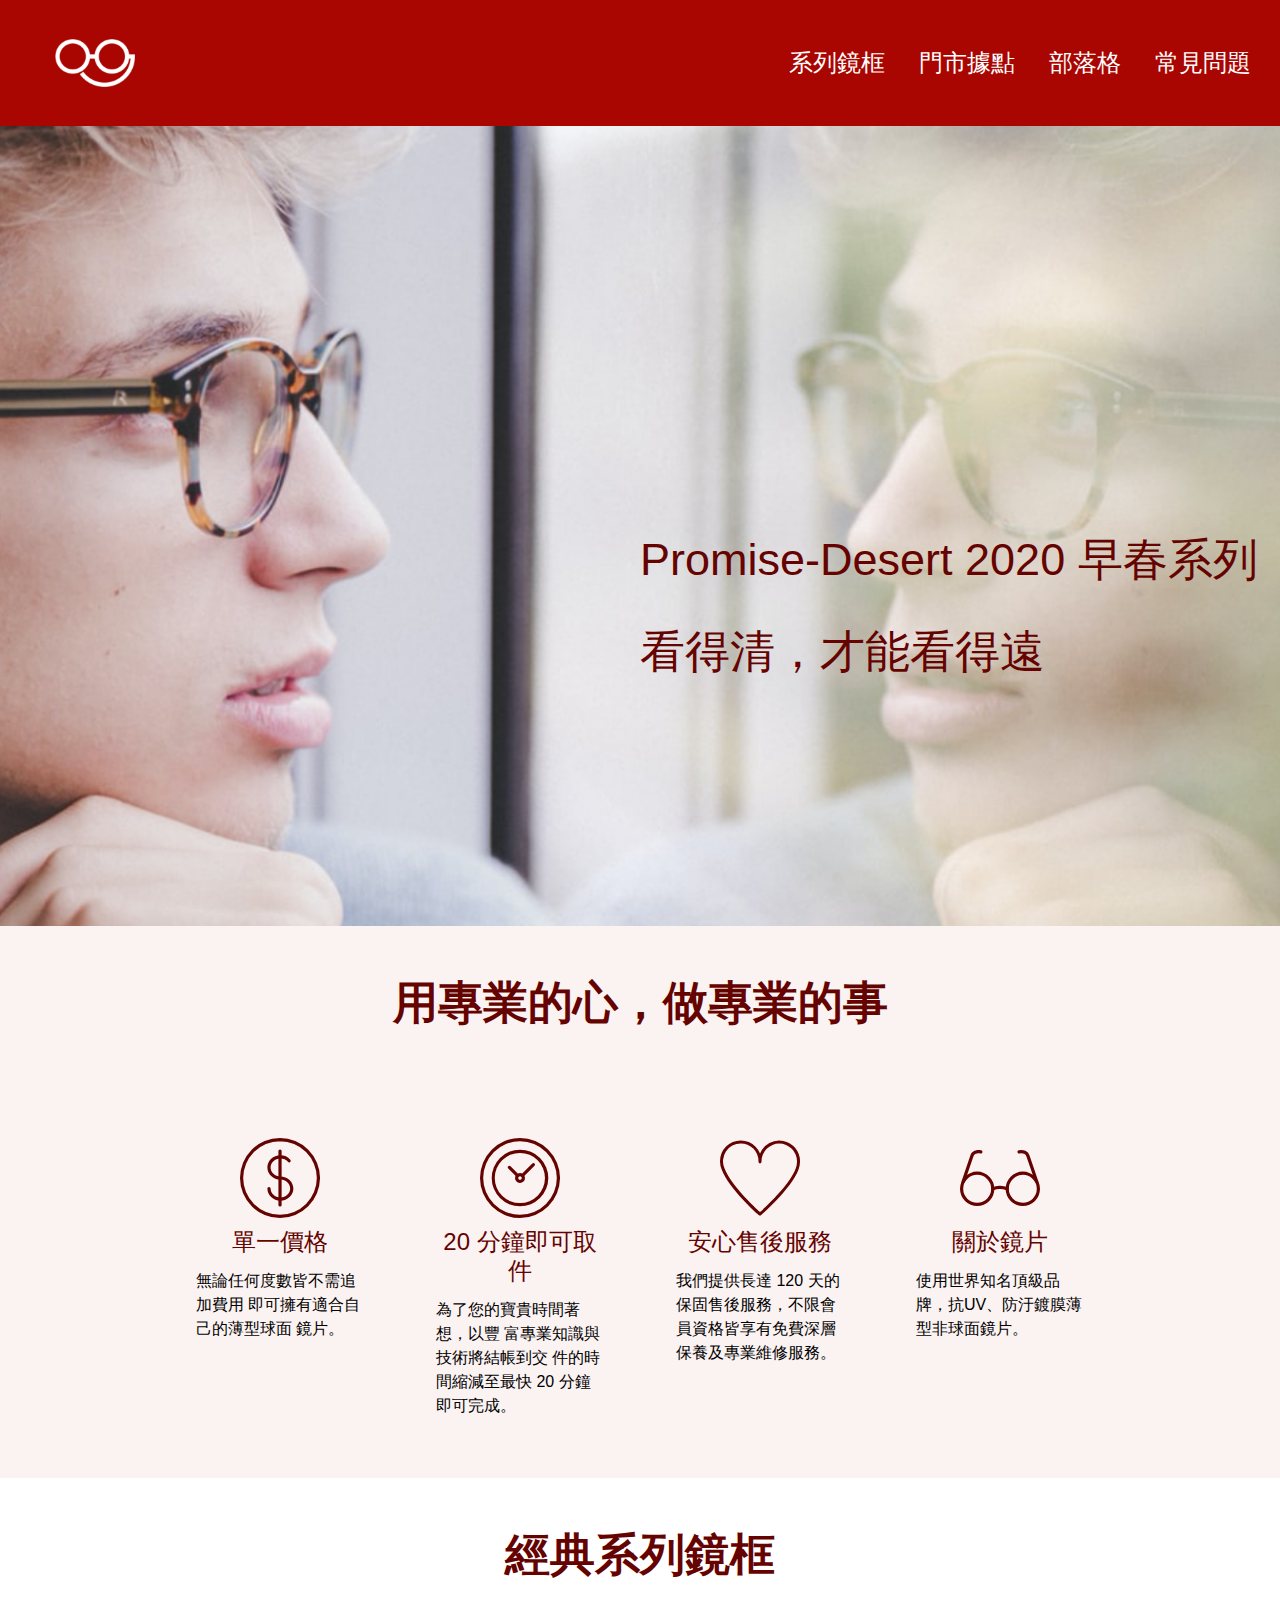
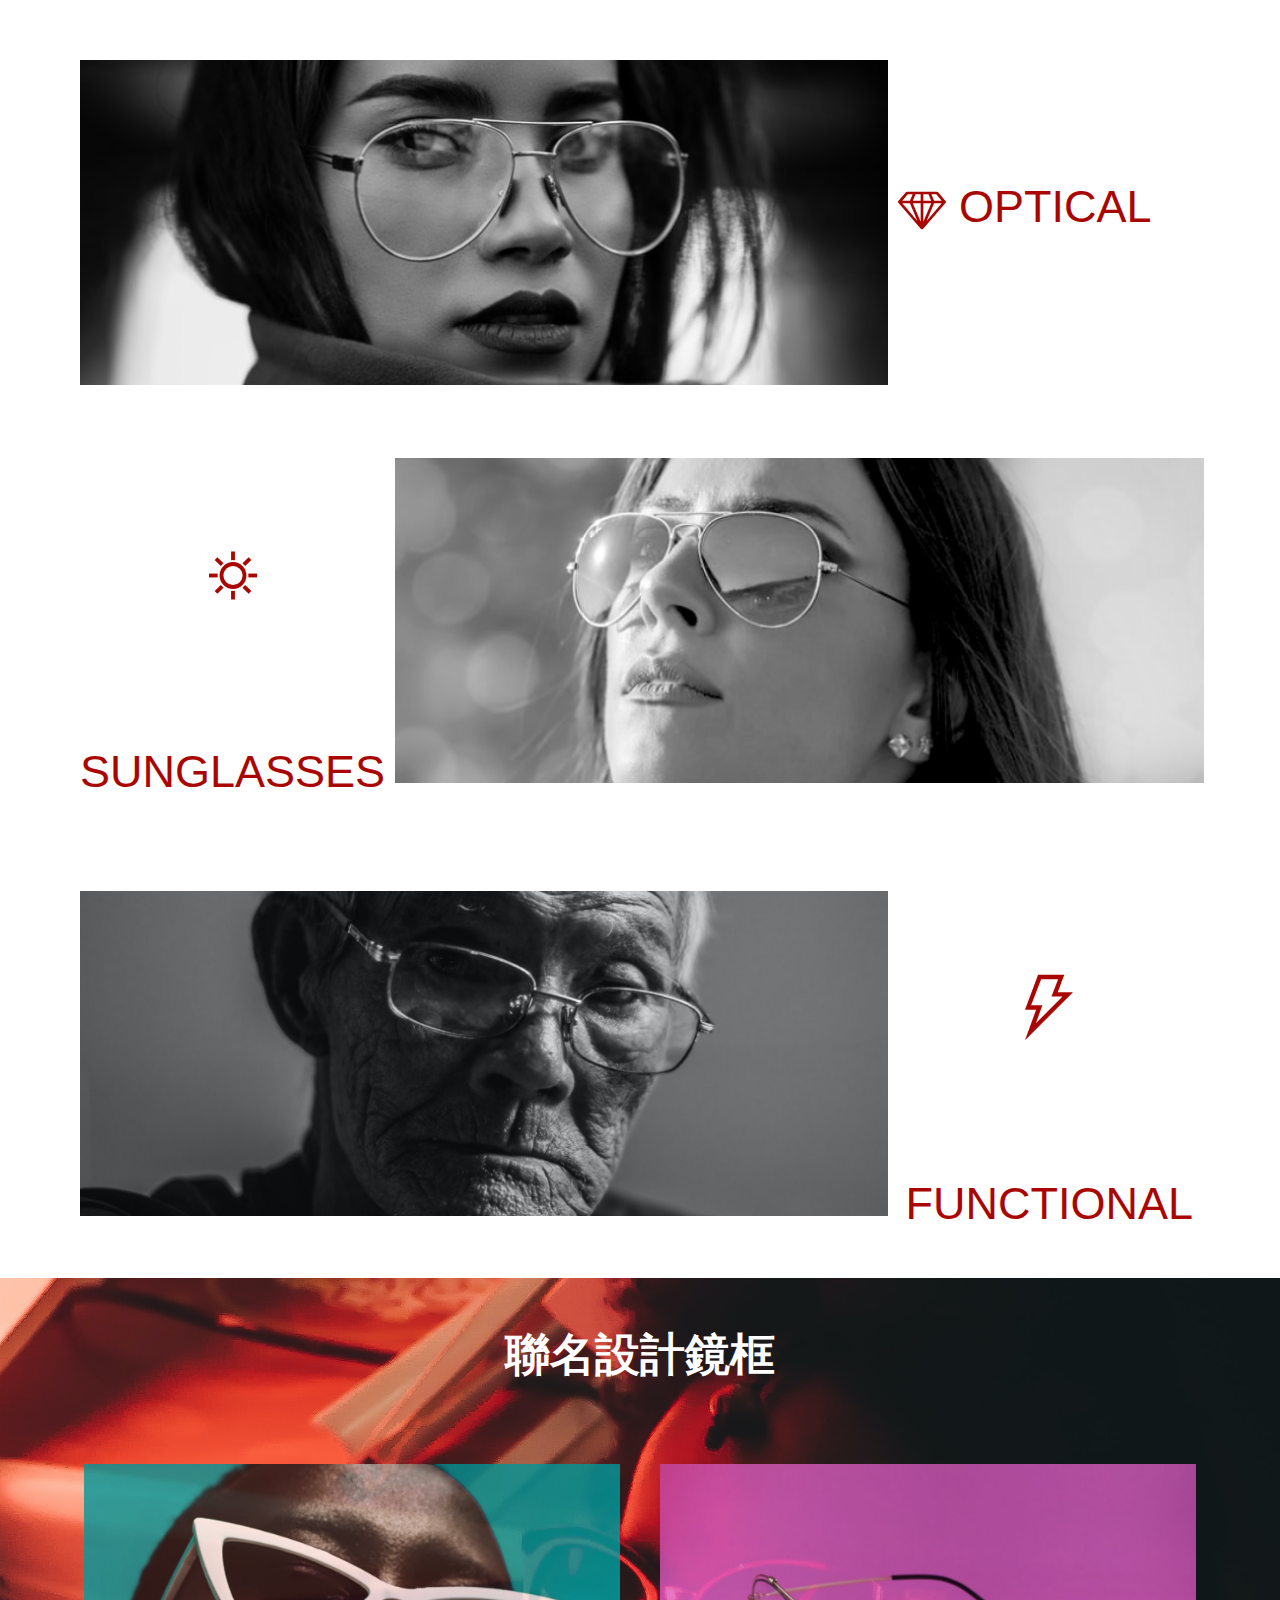
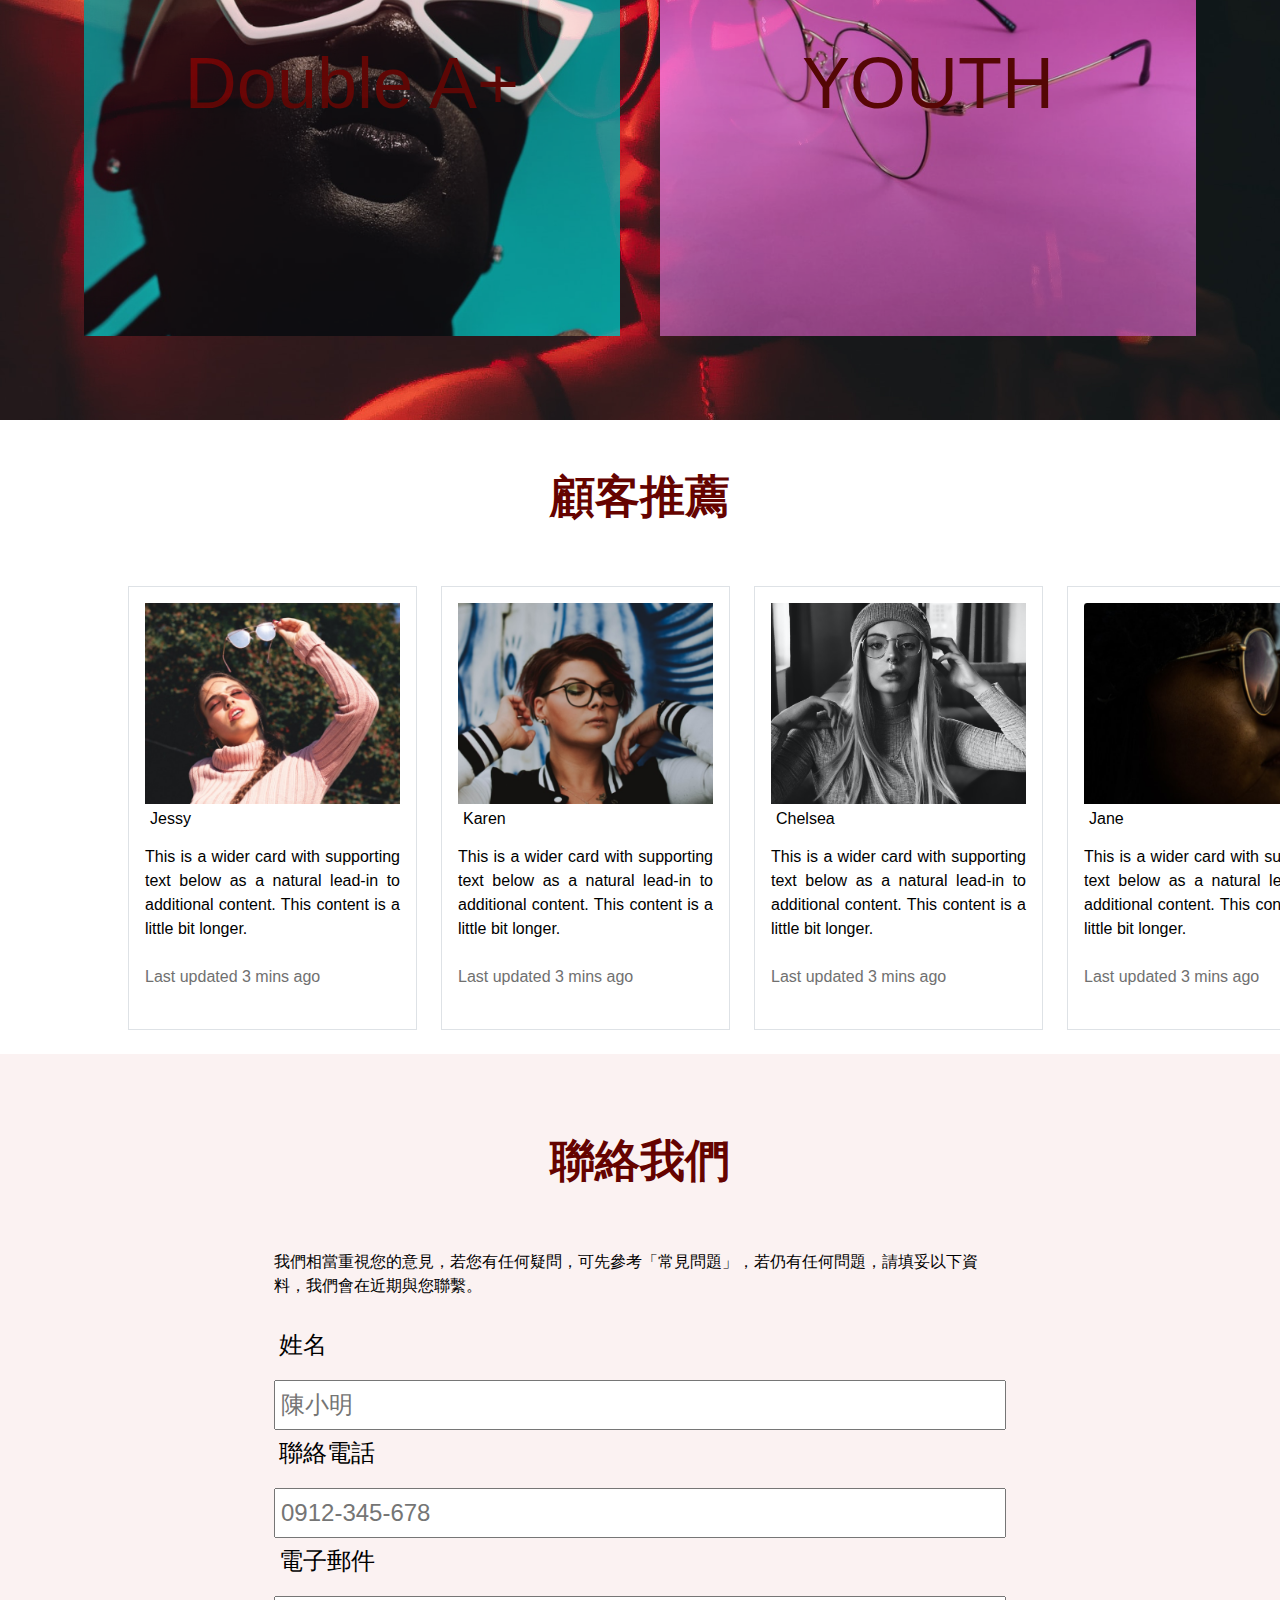
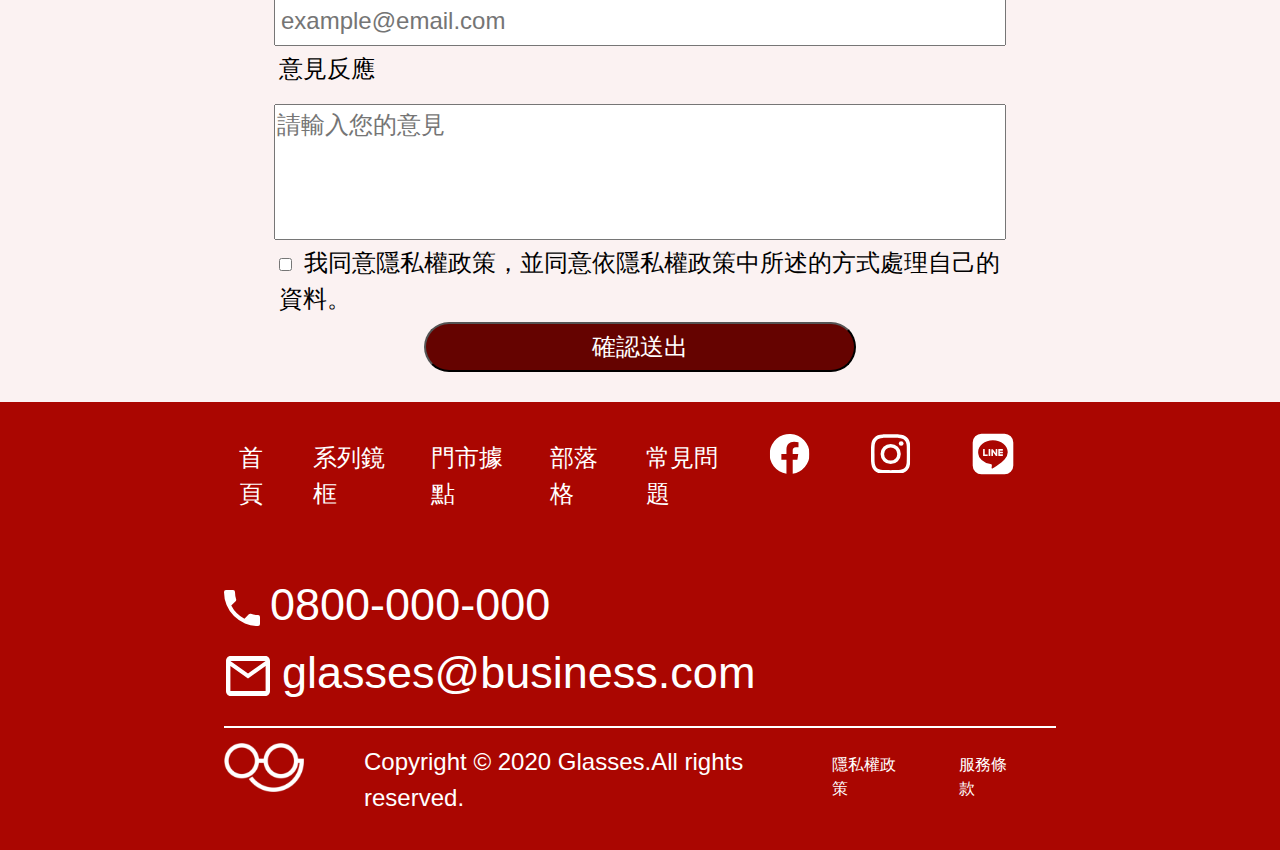
<file: index.html>
<!DOCTYPE html>
<html lang="en">

<head>
  <meta charset="UTF-8">
  <meta name="viewport" content="width=device-width, initial-scale=1.0">
  <meta http-equiv="X-UA-Compatible" content="ie=edge">
  <title>首頁</title>
  <link rel="stylesheet" href="./assets/style/all.css">
  <link href="https://fonts.googleapis.com/css2?family=Material+Icons" rel="stylesheet">
  <link rel="stylesheet" href="https://stackpath.bootstrapcdn.com/bootstrap/4.3.1/css/bootstrap.min.css" integrity="sha384-ggOyR0iXCbMQv3Xipma34MD+dH/1fQ784/j6cY/iJTQUOhcWr7x9JvoRxT2MZw1T" crossorigin="anonymous">
</head>

<body>
  <div class="header">
      <a href="#"><img src="./assets/images/logo-new_工作區域 1.png" class="header-logo" alt="logo"></a>
      <div>
          <ul class="nav">
              <a href="#">
                  <li>系列鏡框</li>
              </a>
              <a href="#">
                  <li>門市據點</li>
              </a>
              <a href="#">
                  <li>部落格</li>
              </a>
              <a href="https://autum55853.github.io/glassesSales/faq.html">
                  <li>常見問題</li>
              </a>
          </ul>
      </div>
  </div>

  
<div class="banner">
  <div class="title">
      <p>Promise-Desert 2020 早春系列</p>
      <p>看得清，才能看得遠</p>
  </div>
</div>
  <div class="content-intro">
      <h3 class="text-center pd_50">用專業的心，做專業的事</h3>
      <ul class="introduction d-flex">
          <li class="intro-title">
              <img src="./assets/images/icon-dollar.svg" alt="">
              <h6>單一價格</h6>
              <p class="description">無論任何度數皆不需追加費用 即可擁有適合自己的薄型球面 鏡片。</p>
          </li>
          <li class="intro-title">
              <img src="./assets/images/icon-clock.svg" alt="">
              <h6>20 分鐘即可取件</h6>
              <p class="description">為了您的寶貴時間著想，以豐 富專業知識與技術將結帳到交 件的時間縮減至最快 20 分鐘 即可完成。</p>
          </li>
          <li class="intro-title">
              <img src="./assets/images/icon-heart.svg" alt="">
              <h6>安心售後服務</h6>
              <p class="description">我們提供長達 120 天的保固售後服務，不限會員資格皆享有免費深層保養及專業維修服務。</p>
          </li>
          <li class="intro-title">
              <img src="./assets/images/icon-glasses.svg" alt="">
              <h6>關於鏡片</h6>
              <p class="description">使用世界知名頂級品牌，抗UV、防汙鍍膜薄型非球面鏡片。</p>
          </li>
      </ul>
  </div>
<div class="content">
  <div class="content-product">
      <div>
          <h3 class="text-center pd_50">經典系列鏡框</h3>
          <div class="products">
              <img src="assets/images/product-1.png" alt="" class="product-optical pd-right_10">
              <div class="products-text d-flex align-items-baseline">
                <p class="text-uppercase"><img src="assets/images/icon-diamond.svg" class="classical-icons" alt=""> <img src="assets/images/icon-diamond-white.svg" class="icon-white" alt=""> optical</p>
              </div>  
            </div>
          <div class="products product-sunglasses">
              <div class="products-text d-flex align-items-baseline">
                <p class="text-uppercase pd-right_10"><img src="assets/images/icon-sun.svg" class="classical-icons" alt=""> <img src="assets/images/icon-sun-white.svg" class="icon-white" alt=""> sunglasses</p>
              </div>
              <img src="assets/images/product-2.png" alt="">
          </div>
          <div class="products">
              <img src="assets/images/product-3.png" alt="" class="pd-right_10">
              <div class="products-text d-flex align-items-baseline">
                <p class="text-uppercase"><img src="assets/images/icon-thunder.svg" class="classical-icons" alt=""> <img src="assets/images/icon-thunder-white.svg" class="icon-white" alt=""> functional</p>
              </div>
          </div>
      </div>
  </div>
</div>
<div>
  <div class="content-design_product">
      <h3 class="text-center pd_50">聯名設計鏡框</h3>
      <div class="glasses-series">
          <div class="series-double">
              <a href="#" class="text-center text-decoration-none"><p>Double A+</p></a>
          </div>
          <div class="series-youth">
              <a href="#" class="text-center text-decoration-none"><p>YOUTH</p></a>
          </div>
      </div>
  </div>
</div>
<div class="content">
  <div class="content-customer">
      <h3 class="text-center pd_50">顧客推薦</h3>
      <ul class="customer">
          <li class="comments border">
              <img src="./assets/images/rec-1.png" alt="">
              <h6 class="text-justify">Jessy</h6>
              <p class="text-justify">This is a wider card with supporting text below as a natural lead-in to additional content. This content is a little bit longer.</p>
              <p class="comments-updated text-justify">Last updated 3 mins ago</p>
          </li>
          <li class="comments border">
              <img src="./assets/images/rec-2.png" alt="">
              <h6 class="text-justify">Karen</h6>
              <p class="text-justify">This is a wider card with supporting text below as a natural lead-in to additional content. This content is a little bit longer.</p>
              <p class="comments-updated text-justify">Last updated 3 mins ago</p>
          </li>
          <li class="comments border">
              <img src="./assets/images/rec-3.png" alt="">
              <h6 class="text-justify">Chelsea</h6>
              <p class="text-justify">This is a wider card with supporting text below as a natural lead-in to additional content. This content is a little bit longer.</p>
              <p class="comments-updated text-justify">Last updated 3 mins ago</p>
          </li>
          <li class="comments border">
              <img src="./assets/images/rec-4.png" alt="">
              <h6 class="text-justify">Jane</h6>
              <p class="text-justify">This is a wider card with supporting text below as a natural lead-in to additional content. This content is a little bit longer.</p>
              <p class="comments-updated text-justify">Last updated 3 mins ago</p>
          </li>
      </ul>
  </div>
</div>
<div>
<div>
  <div class="contact  pd_30">
      <h3 class="text-center pd_50">聯絡我們</h3>
      <form action="index.html" class="d-flex flex-column">
          <p>我們相當重視您的意見，若您有任何疑問，可先參考「常見問題」，若仍有任何問題，請填妥以下資料，我們會在近期與您聯繫。</p>
          <label for="name">姓名</label>
          <input type="text" placeholder="陳小明" name="name" id="name">
          <label for="phone">聯絡電話</label>
          <input type="number" placeholder="0912-345-678" name="phone" id="phone">
          <label for="email">電子郵件</label>
          <input type="email" placeholder="example@email.com" name="email" id="email">
          <label for="comments">意見反應</label>
          <textarea placeholder="請輸入您的意見" name="comments" id="comments" cols="30" rows="10"></textarea>
          <div class="check">
              <input type="checkbox" name="confirmation" id="confirmation">
              <label for="confirmation">我同意隱私權政策，並同意依隱私權政策中所述的方式處理自己的資料。</label>
          </div>
          <input class="submit rounded-pill" type="button" value="確認送出">
          
      </form>
  </div>
</div>


  <div class="footer">
      <div class="footer-top">
          <div class="footer-links d-flex justify-content-between align-items-baseline">
              <ul class="link-pages d-flex">
                  <a href="#">
                      <li>首頁</li>
                  </a>
                  <a href="#">
                      <li>系列鏡框</li>
                  </a>
                  <a href="#">
                      <li>門市據點</li>
                  </a>
                  <a href="#">
                      <li>部落格</li>
                  </a>
                  <a href="#faq.html" target="_blank">
                      <li>常見問題</li>
                  </a>
              </ul>
              <ul class="socialmedia d-flex ">
                  <li class="text-white">
                      <a href="#"><img src="./assets/images/icon-fb.svg" alt=""></a>
                  </li>
                  <li class="text-white">
                      <a href="#"><img src="./assets/images/icon-ig.svg" alt=""></a>
                  </li>
                  <li class="text-white">
                      <a href="#"><img src="./assets/images/icon-line.svg" alt=""></a>
                  </li>
              </ul>
        </div> 
        <div>    
              <a href="tel:0800-000-000" class="text-white"><img src="./assets/images/icon-phone.svg" alt="" class=" pd-right_10">0800-000-000</a>
              <a href="mailto:glasses@business.com" class="text-white pd-right_5"><img src="./assets/images/icon-mail.svg" alt="" class=" pd-right_10">glasses@business.com</a>
        </div> 
        <div class="footer-bottom d-flex align-items-baseline d-flex justify-content-between">
            <div class="footer-text d-flex align-items-baseline">
                <a href="#" class="text-white"><img src="./assets/images/logo-new_工作區域 1.png" class="footer-logo" alt="logo"></a>
                <p class="text-white">Copyright © 2020 Glasses.All rights reserved.</p>
            </div>    
            <ul class="service-right d-flex align-items-baseline">
                <li>
                    <a class="text-white mb30">隱私權政策</a>
                </li>
                <li>
                    <a class="text-white">服務條款</a>
                </li>
            </ul> 
        </div>
    </div>
</div>

      <script src="./assets/js/vendors.js"></script>
      <script src="./assets/js/all.js"></script>
      <script src="https://stackpath.bootstrapcdn.com/bootstrap/4.2.1/js/bootstrap.min.js" integrity="sha384-B0UglyR+jN6CkvvICOB2joaf5I4l3gm9GU6Hc1og6Ls7i6U/mkkaduKaBhlAXv9k" crossorigin="anonymous"></script>
  </body>

</html>
</file>
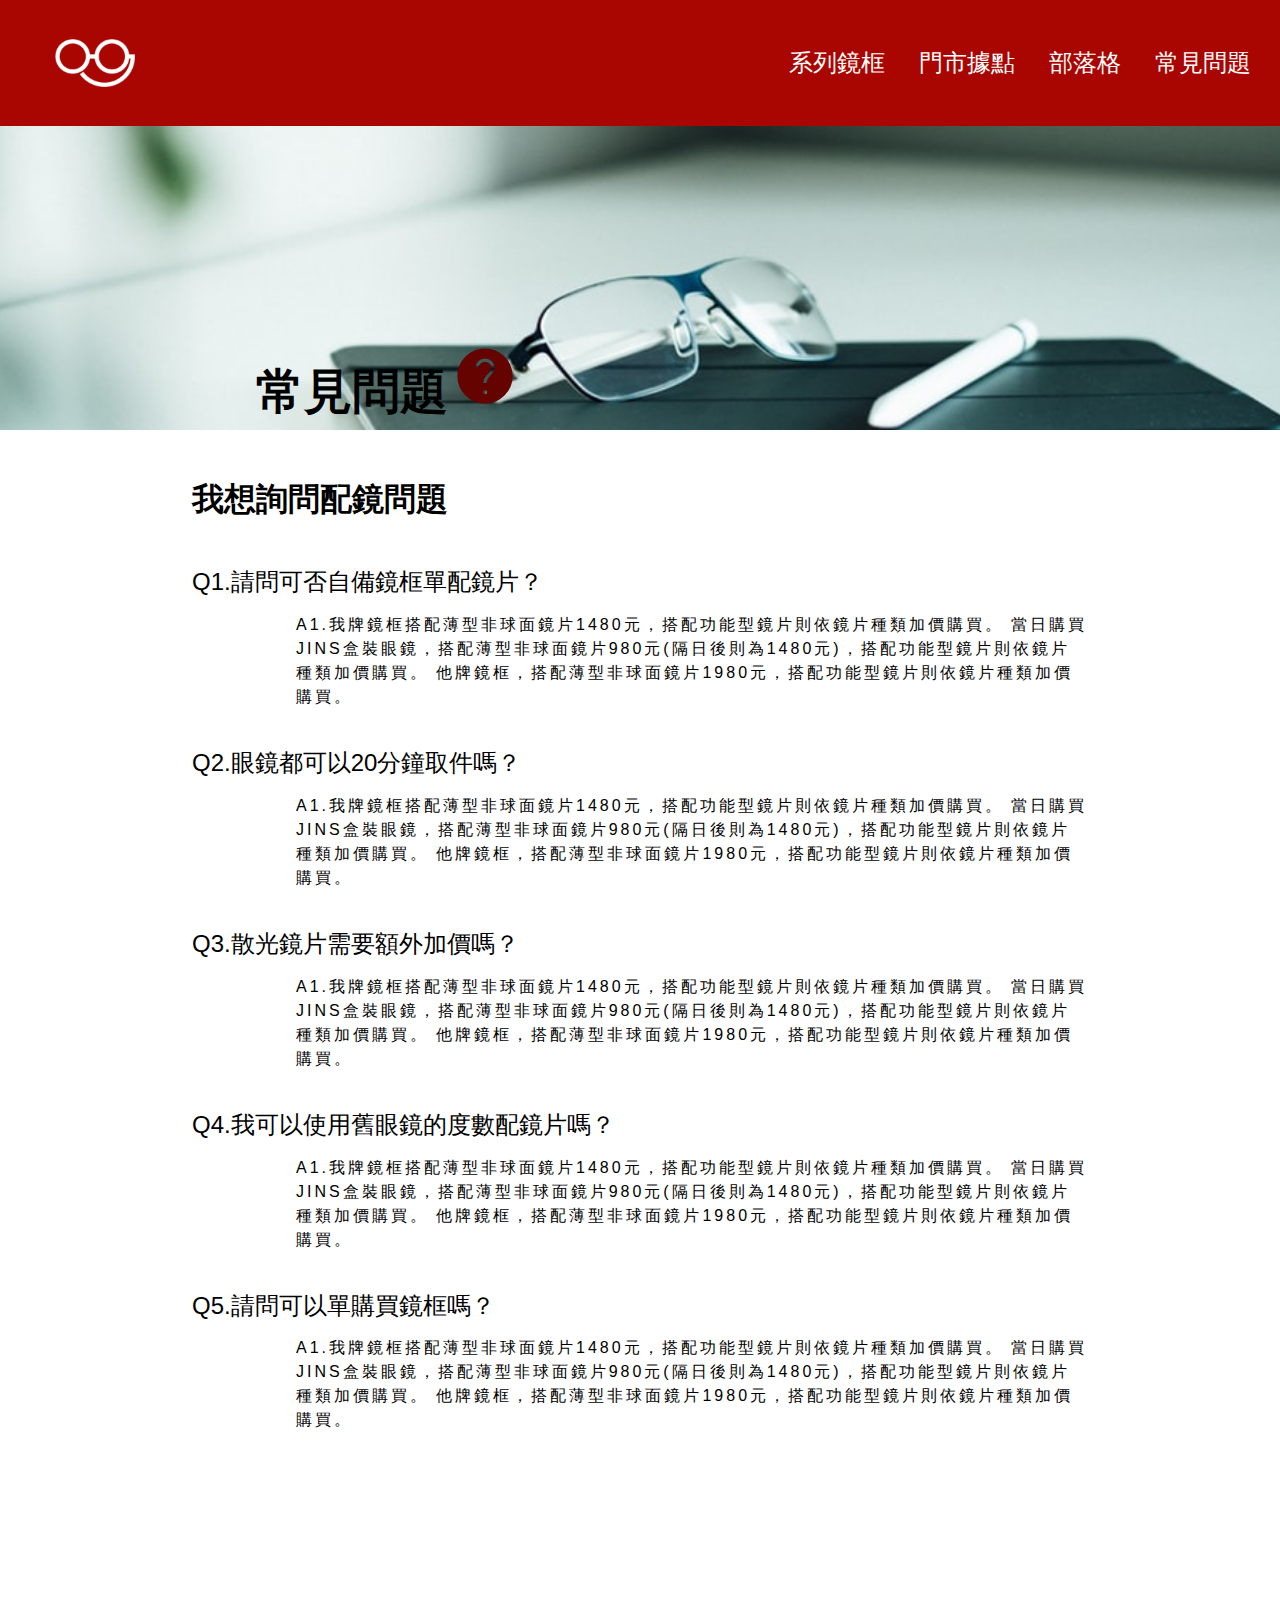
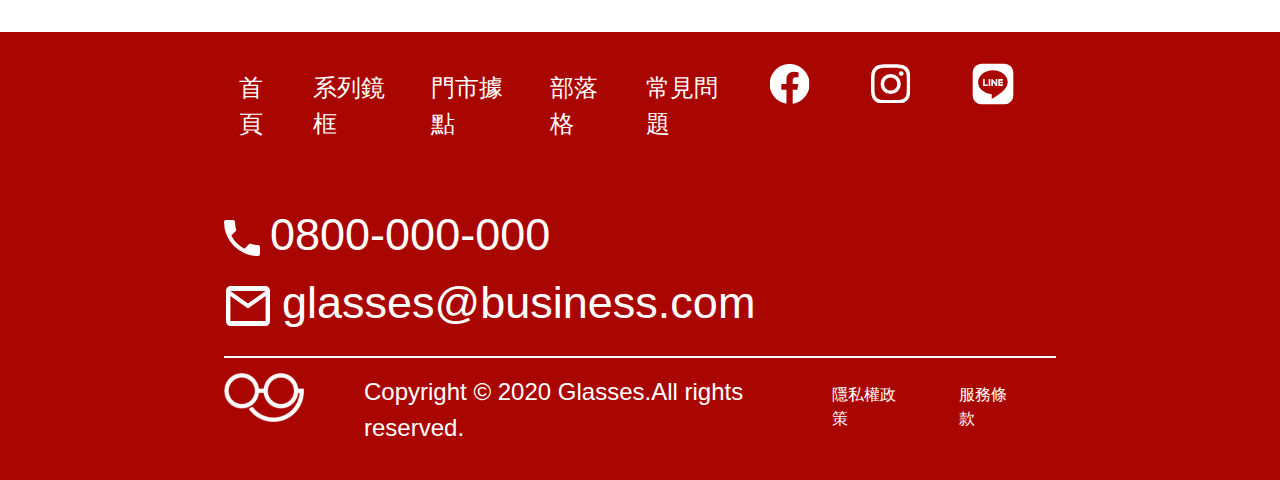
<file: faq.html>
<!DOCTYPE html>
<html lang="en">

<head>
  <meta charset="UTF-8">
  <meta name="viewport" content="width=device-width, initial-scale=1.0">
  <meta http-equiv="X-UA-Compatible" content="ie=edge">
  <title>FAQ</title>
  <link rel="stylesheet" href="./assets/style/all.css">
  <link href="https://fonts.googleapis.com/css2?family=Material+Icons" rel="stylesheet">
  <link rel="stylesheet" href="https://stackpath.bootstrapcdn.com/bootstrap/4.3.1/css/bootstrap.min.css" integrity="sha384-ggOyR0iXCbMQv3Xipma34MD+dH/1fQ784/j6cY/iJTQUOhcWr7x9JvoRxT2MZw1T" crossorigin="anonymous">
</head>

<body>
  <div class="header">
      <a href="#"><img src="./assets/images/logo-new_工作區域 1.png" class="header-logo" alt="logo"></a>
      <div>
          <ul class="nav">
              <a href="#">
                  <li>系列鏡框</li>
              </a>
              <a href="#">
                  <li>門市據點</li>
              </a>
              <a href="#">
                  <li>部落格</li>
              </a>
              <a href="#">
                  <li>常見問題</li>
              </a>
          </ul>
      </div>
  </div>

  
<div class="banner-faq">
    <div class="title-faq d-flex align-items-end align-items-baseline">
        <h3 class="font-weight-bold">常見問題</h3>
        <span class="material-icons font-weight-bold">
            help
        </span>
    </div>
</div>
<div class="content">
    <div class="content-asking">
        <h4 class=" text-left font-weight-bold">我想詢問配鏡問題</h4>
        <div class="question text-left">
            <h5>Q1.請問可否自備鏡框單配鏡片？</h5>
            <p>A1.我牌鏡框搭配薄型非球面鏡片1480元，搭配功能型鏡片則依鏡片種類加價購買。 當日購買JINS盒裝眼鏡，搭配薄型非球面鏡片980元(隔日後則為1480元)，搭配功能型鏡片則依鏡片種類加價購買。 他牌鏡框，搭配薄型非球面鏡片1980元，搭配功能型鏡片則依鏡片種類加價購買。</p>
        </div>
        <div class="question text-left">
            <h5>Q2.眼鏡都可以20分鐘取件嗎？</h5>
            <p>A1.我牌鏡框搭配薄型非球面鏡片1480元，搭配功能型鏡片則依鏡片種類加價購買。 當日購買JINS盒裝眼鏡，搭配薄型非球面鏡片980元(隔日後則為1480元)，搭配功能型鏡片則依鏡片種類加價購買。 他牌鏡框，搭配薄型非球面鏡片1980元，搭配功能型鏡片則依鏡片種類加價購買。</p>
        </div>
        <div class="question text-left">
            <h5>Q3.散光鏡片需要額外加價嗎？</h5>
            <p>A1.我牌鏡框搭配薄型非球面鏡片1480元，搭配功能型鏡片則依鏡片種類加價購買。 當日購買JINS盒裝眼鏡，搭配薄型非球面鏡片980元(隔日後則為1480元)，搭配功能型鏡片則依鏡片種類加價購買。 他牌鏡框，搭配薄型非球面鏡片1980元，搭配功能型鏡片則依鏡片種類加價購買。</p>
        </div>
        <div class="question text-left">
            <h5>Q4.我可以使用舊眼鏡的度數配鏡片嗎？</h5>
            <p>A1.我牌鏡框搭配薄型非球面鏡片1480元，搭配功能型鏡片則依鏡片種類加價購買。 當日購買JINS盒裝眼鏡，搭配薄型非球面鏡片980元(隔日後則為1480元)，搭配功能型鏡片則依鏡片種類加價購買。 他牌鏡框，搭配薄型非球面鏡片1980元，搭配功能型鏡片則依鏡片種類加價購買。</p>
        </div>
        <div class="question text-left">
            <h5>Q5.請問可以單購買鏡框嗎？</h5>
            <p>A1.我牌鏡框搭配薄型非球面鏡片1480元，搭配功能型鏡片則依鏡片種類加價購買。 當日購買JINS盒裝眼鏡，搭配薄型非球面鏡片980元(隔日後則為1480元)，搭配功能型鏡片則依鏡片種類加價購買。 他牌鏡框，搭配薄型非球面鏡片1980元，搭配功能型鏡片則依鏡片種類加價購買。</p>
        </div>
    </div>
</div>


  <div class="footer">
      <div class="footer-top">
          <div class="footer-links d-flex justify-content-between align-items-baseline">
              <ul class="link-pages d-flex">
                  <a href="#">
                      <li>首頁</li>
                  </a>
                  <a href="#">
                      <li>系列鏡框</li>
                  </a>
                  <a href="#">
                      <li>門市據點</li>
                  </a>
                  <a href="#">
                      <li>部落格</li>
                  </a>
                  <a href="#faq.html" target="_blank">
                      <li>常見問題</li>
                  </a>
              </ul>
              <ul class="socialmedia d-flex ">
                  <li class="text-white">
                      <a href="#"><img src="./assets/images/icon-fb.svg" alt=""></a>
                  </li>
                  <li class="text-white">
                      <a href="#"><img src="./assets/images/icon-ig.svg" alt=""></a>
                  </li>
                  <li class="text-white">
                      <a href="#"><img src="./assets/images/icon-line.svg" alt=""></a>
                  </li>
              </ul>
        </div> 
        <div>    
              <a href="tel:0800-000-000" class="text-white"><img src="./assets/images/icon-phone.svg" alt="" class=" pd-right_10">0800-000-000</a>
              <a href="mailto:glasses@business.com" class="text-white pd-right_5"><img src="./assets/images/icon-mail.svg" alt="" class=" pd-right_10">glasses@business.com</a>
        </div> 
        <div class="footer-bottom d-flex align-items-baseline d-flex justify-content-between">
            <div class="footer-text d-flex align-items-baseline">
                <a href="#" class="text-white"><img src="./assets/images/logo-new_工作區域 1.png" class="footer-logo" alt="logo"></a>
                <p class="text-white">Copyright © 2020 Glasses.All rights reserved.</p>
            </div>    
            <ul class="service-right d-flex align-items-baseline">
                <li>
                    <a class="text-white mb30">隱私權政策</a>
                </li>
                <li>
                    <a class="text-white">服務條款</a>
                </li>
            </ul> 
        </div>
    </div>
</div>

      <script src="./assets/js/vendors.js"></script>
      <script src="./assets/js/all.js"></script>
      <script src="https://stackpath.bootstrapcdn.com/bootstrap/4.2.1/js/bootstrap.min.js" integrity="sha384-B0UglyR+jN6CkvvICOB2joaf5I4l3gm9GU6Hc1og6Ls7i6U/mkkaduKaBhlAXv9k" crossorigin="anonymous"></script>
  </body>

</html>
</file>
<file: assets/style/all.css>
/* http://meyerweb.com/eric/tools/css/reset/ 
   v2.0 | 20110126
   License: none (public domain)
*/
html,
body,
div,
span,
applet,
object,
iframe,
h1,
h2,
h3,
h4,
h5,
h6,
p,
blockquote,
pre,
a,
abbr,
acronym,
address,
big,
cite,
code,
del,
dfn,
em,
img,
ins,
kbd,
q,
s,
samp,
small,
strike,
strong,
sub,
sup,
tt,
var,
b,
u,
i,
center,
dl,
dt,
dd,
ol,
ul,
li,
fieldset,
form,
label,
legend,
table,
caption,
tbody,
tfoot,
thead,
tr,
th,
td,
article,
aside,
canvas,
details,
embed,
figure,
figcaption,
footer,
header,
hgroup,
menu,
nav,
output,
ruby,
section,
summary,
time,
mark,
audio,
video {
  margin: 0;
  padding: 0;
  border: 0;
  font-size: 100%;
  font: inherit;
  vertical-align: baseline; }

/* HTML5 display-role reset for older browsers */
article,
aside,
details,
figcaption,
figure,
footer,
header,
hgroup,
menu,
nav,
section {
  display: block; }

body {
  line-height: 1; }

ol,
ul {
  list-style: none; }

blockquote,
q {
  quotes: none; }

blockquote:before,
blockquote:after,
q:before,
q:after {
  content: '';
  content: none; }

table {
  border-collapse: collapse;
  border-spacing: 0; }

html, body {
  width: 100%;
  -webkit-box-sizing: border-box;
          box-sizing: border-box;
  font-size: 24px;
  overflow-x: hidden; }

a {
  display: block;
  text-decoration: none !important; }

.pd_10 {
  padding: 10px; }

.pd_30 {
  padding: 30px; }

.pd_50 {
  padding: 50px; }

.pd-left_10 {
  padding-left: 10px; }

.pd-right_10 {
  padding-right: 10px; }

.mb_10 {
  margin-bottom: 10px; }

.mb_30 {
  margin-bottom: 30px; }

.header {
  background-color: #AA0601;
  color: white;
  display: -webkit-box;
  display: -ms-flexbox;
  display: flex;
  -webkit-box-pack: justify;
      -ms-flex-pack: justify;
          justify-content: space-between;
  -webkit-box-align: center;
      -ms-flex-align: center;
          align-items: center; }
  @media (max-width: 376px) {
    .header {
      margin: 0 auto;
      display: inline-block; } }
  .header a {
    padding: 5px; }
    @media (max-width: 376px) {
      .header a {
        text-align: center; } }
  @media (max-width: 376px) {
    .header img {
      max-width: 100%;
      margin: 0 auto;
      padding: 5px 8px; } }

.header-logo {
  width: 80px;
  margin-left: 50px; }

.nav {
  display: -webkit-box;
  display: -ms-flexbox;
  display: flex;
  padding: 40px 0; }
  @media (max-width: 376px) {
    .nav {
      padding: 5px 0; } }
  .nav a {
    text-decoration: none; }
    @media (max-width: 376px) {
      .nav a {
        width: 50%;
        margin: 0 auto;
        text-align: center;
        border: 1px solid white; } }

li {
  margin-right: 1em;
  font-size: 24px;
  list-style: none;
  color: white; }
  @media (max-width: 376px) {
    li {
      margin: 0 auto;
      padding: 5px 0; } }

.footer {
  background-color: #AA0601; }
  .footer .footer-top {
    max-width: 65%;
    margin: 0 auto; }
    @media (max-width: 768px) {
      .footer .footer-top {
        max-width: 85%;
        font-size: 16px; } }
  .footer .link-pages li, .footer .link-pages a {
    margin: 10px 0; }
    @media (max-width: 376px) {
      .footer .link-pages li, .footer .link-pages a {
        display: none;
        -webkit-box-pack: start;
            -ms-flex-pack: start;
                justify-content: start; } }
  @media (max-width: 376px) {
    .footer .socialmedia {
      position: absolute;
      right: 0; } }
  .footer li {
    font-size: 24px;
    color: white;
    padding: 15px; }
    @media (max-width: 768px) {
      .footer li {
        font-size: 16px;
        margin-top: 1.5em;
        padding: 5px; } }
  .footer a {
    font-size: 45px; }
    @media (max-width: 768px) {
      .footer a {
        font-size: 24px;
        padding: 5px; } }
    @media (max-width: 376px) {
      .footer a {
        font-size: 16px;
        display: inline-block; } }
  @media (max-width: 376px) {
    .footer .footer-links {
      width: 300px; } }
  .footer .footer-links img {
    width: 48px;
    color: white; }
    @media (max-width: 768px) {
      .footer .footer-links img {
        width: 40px; } }
    @media (max-width: 376px) {
      .footer .footer-links img {
        width: 24px; } }
  .footer .footer-bottom {
    border-top: 2px solid white;
    padding: 10px 0;
    position: relative;
    margin-top: 20px; }
    @media (max-width: 768px) {
      .footer .footer-bottom {
        padding: 5px 0; } }
    @media (max-width: 376px) {
      .footer .footer-bottom {
        -ms-flex-wrap: wrap;
            flex-wrap: wrap; } }
    .footer .footer-bottom a {
      font-size: 16px; }
      @media (max-width: 376px) {
        .footer .footer-bottom a {
          padding: 0; } }
    .footer .footer-bottom .footer-logo {
      width: 80px; }
      @media (max-width: 768px) {
        .footer .footer-bottom .footer-logo {
          display: none; } }
      @media (max-width: 376px) {
        .footer .footer-bottom .footer-logo {
          display: block;
          position: absolute;
          right: 0;
          bottom: 15%; } }
    .footer .footer-bottom .footer-text p {
      margin-left: 60px; }
      @media (max-width: 768px) {
        .footer .footer-bottom .footer-text p {
          margin: 0;
          -webkit-box-pack: baseline;
              -ms-flex-pack: baseline;
                  justify-content: baseline; } }
      @media (max-width: 376px) {
        .footer .footer-bottom .footer-text p {
          margin: 0;
          padding: 10px 0; } }
    .footer .footer-bottom .footer-text a {
      font-size: 10px; }
    @media (max-width: 376px) {
      .footer .footer-bottom .service-right {
        display: block !important; } }
    @media (max-width: 376px) {
      .footer .footer-bottom .service-right li {
        margin: 0;
        padding: 10px 0; } }

.banner {
  max-width: 100%;
  height: 800px;
  background-color: black;
  background-image: url("../images/banner.png");
  background-position: center center;
  background-size: cover; }
  @media (max-width: 768px) {
    .banner {
      height: 500px; } }
  @media (max-width: 376px) {
    .banner {
      height: 350px; } }

.title {
  color: #650300;
  font-size: 45px;
  position: relative;
  left: 50%;
  top: 50%; }
  @media (max-width: 768px) {
    .title {
      font-size: 24px;
      font-weight: bold;
      left: 50%; } }
  @media (max-width: 376px) {
    .title {
      font-size: 18px;
      left: 20%;
      top: 50%; } }

.container {
  max-width: 100%;
  background-color: #AA06010D; }

.content {
  max-width: 100%;
  color: #650300;
  text-align: center;
  margin: 0 auto; }

.content-intro {
  background-color: #AA06010D; }
  .content-intro h3 {
    color: #650300;
    font-size: 45px;
    font-weight: bold; }
    @media (max-width: 768px) {
      .content-intro h3 {
        font-size: 32px;
        padding: 30px; } }
    @media (max-width: 376px) {
      .content-intro h3 {
        font-size: 24px;
        padding: 10px; } }
  .content-intro h6 {
    color: #650300;
    font-size: 24px;
    text-align: center; }
  .content-intro ul {
    max-width: 75%;
    margin: 0 auto; }
    @media (max-width: 768px) {
      .content-intro ul {
        font-size: 20px;
        -ms-flex-wrap: wrap;
            flex-wrap: wrap;
        padding-left: 30px; } }
    @media (max-width: 376px) {
      .content-intro ul {
        font-size: 24px;
        padding-left: 10px; } }
  .content-intro img {
    width: 100px;
    height: 100px;
    padding: 10px; }
  .content-intro .intro-title {
    width: 200px;
    margin: 1.5em;
    font-size: 24px;
    text-align: center; }
  .content-intro .description {
    color: black;
    font-size: 16px;
    text-align: left; }

.content-product {
  max-width: 90%;
  margin: 0 auto; }
  @media (max-width: 768px) {
    .content-product {
      max-width: 90%; } }
  .content-product h3 {
    color: #650300;
    font-size: 45px;
    font-weight: bold; }
    @media (max-width: 768px) {
      .content-product h3 {
        font-size: 32px;
        padding: 30px; } }
    @media (max-width: 376px) {
      .content-product h3 {
        font-size: 24px;
        padding: 20px; } }
  .content-product img {
    height: 325px; }
    @media (max-width: 768px) {
      .content-product img {
        height: 168px; } }
    @media (max-width: 376px) {
      .content-product img {
        max-width: 100%;
        padding: 0; } }
  .content-product p {
    font-size: 45px;
    color: #AA0601; }
    @media (max-width: 768px) {
      .content-product p {
        font-size: 28px;
        font-weight: bold;
        margin: 0 auto; } }
    @media (max-width: 376px) {
      .content-product p {
        color: white;
        margin: 0 auto; } }
  @media (max-width: 768px) {
    .content-product .product-sunglasses {
      -webkit-box-orient: horizontal;
      -webkit-box-direction: reverse;
          -ms-flex-direction: row-reverse;
              flex-direction: row-reverse;
      -webkit-box-align: start;
          -ms-flex-align: start;
              align-items: flex-start; } }
  @media (max-width: 768px) and (max-width: 768px) {
    .content-product .product-sunglasses p {
      margin-left: 15px; } }
  @media (max-width: 376px) {
    .content-product .products-text {
      position: absolute;
      top: 5%;
      left: 18%; } }
  .content-product .products-text .classical-icons {
    width: 48px; }
    @media (max-width: 768px) {
      .content-product .products-text .classical-icons {
        width: 32px; } }
    @media (max-width: 376px) {
      .content-product .products-text .classical-icons {
        display: none; } }
  .content-product .icon-white {
    display: none; }
    @media (max-width: 376px) {
      .content-product .icon-white {
        display: inline-block;
        width: 32px; } }
  .content-product .products {
    margin: 16px;
    display: -webkit-box;
    display: -ms-flexbox;
    display: flex;
    -webkit-box-align: center;
        -ms-flex-align: center;
            align-items: center; }
    @media (max-width: 376px) {
      .content-product .products {
        position: relative; } }

.content-design_product {
  height: 742px;
  background-image: url("../images/bg.png"); }
  @media (max-width: 768px) {
    .content-design_product {
      height: 437px;
      background-size: cover; } }
  @media (max-width: 376px) {
    .content-design_product {
      height: 700px;
      background-size: cover; } }
  .content-design_product h3 {
    color: white;
    font-size: 45px;
    font-weight: bold; }
    @media (max-width: 768px) {
      .content-design_product h3 {
        font-size: 32px;
        padding: 30px; } }
    @media (max-width: 376px) {
      .content-design_product h3 {
        font-size: 24px;
        padding: 5px; } }
  .content-design_product a {
    color: #650300;
    font-size: 72px;
    position: relative;
    top: 35%; }
    @media (max-width: 768px) {
      .content-design_product a {
        font-size: 45px; } }
  .content-design_product .glasses-series {
    max-width: 90%;
    margin: 0 auto;
    display: -webkit-box;
    display: -ms-flexbox;
    display: flex;
    -webkit-box-pack: justify;
        -ms-flex-pack: justify;
            justify-content: space-between; }
    @media (max-width: 376px) {
      .content-design_product .glasses-series {
        -ms-flex-wrap: wrap;
            flex-wrap: wrap; } }
  .content-design_product .series-double {
    width: 540px;
    height: 472px;
    margin: 20px;
    background-image: url("../images/product-8.png");
    background-size: cover;
    opacity: 0.8; }
    @media (max-width: 768px) {
      .content-design_product .series-double {
        height: 280px; } }
    @media (max-width: 376px) {
      .content-design_product .series-double {
        height: 284px; } }
  .content-design_product .series-youth {
    width: 540px;
    height: 472px;
    margin: 20px;
    background-image: url("../images/product-9.png");
    background-size: cover;
    opacity: 0.8; }
    @media (max-width: 768px) {
      .content-design_product .series-youth {
        height: 280px; } }
    @media (max-width: 376px) {
      .content-design_product .series-youth {
        height: 284px; } }
  .content-design_product .series-double:hover, .content-design_product .series-youth:hover {
    opacity: 1; }

.content-customer {
  margin: 0 auto;
  max-width: 80%; }
  @media (max-width: 768px) {
    .content-customer {
      max-width: 100%; } }
  .content-customer h3 {
    color: #650300;
    font-size: 45px;
    font-weight: bold; }
    @media (max-width: 768px) {
      .content-customer h3 {
        font-size: 32px;
        padding: 30px; } }
    @media (max-width: 376px) {
      .content-customer h3 {
        font-size: 24px;
        padding: 5px; } }
  .content-customer p {
    font-size: 16px;
    color: black; }
  .content-customer h6 {
    font-size: 16px;
    color: black;
    padding: 5px; }
  .content-customer img {
    display: block;
    width: 255px; }
    @media (max-width: 768px) {
      .content-customer img {
        width: 300px; } }
  .content-customer .comments {
    padding: 16px; }
    @media (max-width: 768px) {
      .content-customer .comments {
        width: 330px; } }
  .content-customer .customer {
    display: -webkit-box;
    display: -ms-flexbox;
    display: flex;
    -ms-flex-pack: distribute;
        justify-content: space-around; }
    @media (max-width: 768px) {
      .content-customer .customer {
        -ms-flex-wrap: wrap;
            flex-wrap: wrap; } }
  .content-customer .comments-updated {
    font-size: 16px;
    color: #707070; }

.contact {
  background-color: #AA06010D;
  color: black; }
  .contact h3 {
    color: #650300;
    font-size: 45px;
    font-weight: bold;
    text-align: center; }
    @media (max-width: 768px) {
      .contact h3 {
        font-size: 32px;
        padding: 30px; } }
    @media (max-width: 376px) {
      .contact h3 {
        font-size: 24px;
        padding: 5px; } }
  .contact p {
    font-size: 16px; }
    @media (max-width: 768px) {
      .contact p {
        font-weight: bold; } }
  .contact form {
    max-width: 60%;
    margin: 0 auto; }
    @media (max-width: 768px) {
      .contact form {
        max-width: 65%; } }
    @media (max-width: 376px) {
      .contact form {
        max-width: 100%; } }
  .contact label, .contact input {
    padding: 5px; }
    @media (max-width: 768px) {
      .contact label, .contact input {
        padding: 10px; } }
    @media (max-width: 376px) {
      .contact label, .contact input {
        padding: 5px; } }
  .contact textarea {
    resize: none;
    height: 136px; }
    @media (max-width: 768px) {
      .contact textarea {
        height: 100px; } }
    @media (max-width: 376px) {
      .contact textarea {
        height: 80px; } }
  .contact .check {
    padding: 5px; }
    @media (max-width: 768px) {
      .contact .check {
        font-size: 10px; } }
    @media (max-width: 376px) {
      .contact .check {
        font-size: 8px;
        padding: 5px; } }
    .contact .check label {
      display: inline; }
      @media (max-width: 376px) {
        .contact .check label {
          display: inline; } }
  .contact .submit {
    background-color: #650300;
    color: white;
    font-size: 24px;
    margin: auto 150px; }
    .contact .submit:hover {
      background-color: #AA0601; }
    @media (max-width: 768px) {
      .contact .submit {
        font-size: 16px; } }
    @media (max-width: 376px) {
      .contact .submit {
        font-size: 8px;
        margin: auto; } }

.banner-faq {
  height: 304px;
  background: url("../images/qa.png");
  background-position: center center;
  background-size: cover; }
  @media (max-width: 768px) {
    .banner-faq {
      height: 220px;
      background-position-x: 25%; } }
  @media (max-width: 376px) {
    .banner-faq {
      height: 150px;
      background-position-x: 30%; } }
  .banner-faq .title-faq {
    max-width: 60%;
    margin: 0 auto;
    color: black;
    position: relative;
    top: 70%; }
    @media (max-width: 768px) {
      .banner-faq .title-faq {
        max-width: 90%; } }
  .banner-faq h3 {
    font-size: 48px; }
    @media (max-width: 376px) {
      .banner-faq h3 {
        font-size: 24px; } }
  .banner-faq span {
    padding: 5px;
    color: #650300;
    font-size: 64px; }
    @media (max-width: 376px) {
      .banner-faq span {
        font-size: 24px; } }

.content-asking {
  max-width: 70%;
  margin: 0 auto;
  color: black;
  margin-bottom: 200px; }
  @media (max-width: 768px) {
    .content-asking {
      max-width: 90%; } }
  .content-asking .question {
    margin-bottom: 40px; }
    @media (max-width: 376px) {
      .content-asking .question {
        margin-bottom: 30px; } }
  .content-asking h4 {
    margin: 50px 0;
    font-size: 32px; }
  .content-asking h5 {
    margin-bottom: 16px;
    font-size: 24px; }
    @media (max-width: 376px) {
      .content-asking h5 {
        font-size: 16px; } }
  .content-asking p {
    padding-left: 6.5em;
    letter-spacing: 3px;
    font-size: 16px; }
    @media (max-width: 768px) {
      .content-asking p {
        padding-left: 2em; } }
    @media (max-width: 376px) {
      .content-asking p {
        font-size: 14px;
        padding-left: 0.5em; } }

/*# sourceMappingURL=all.css.map */
</file>
